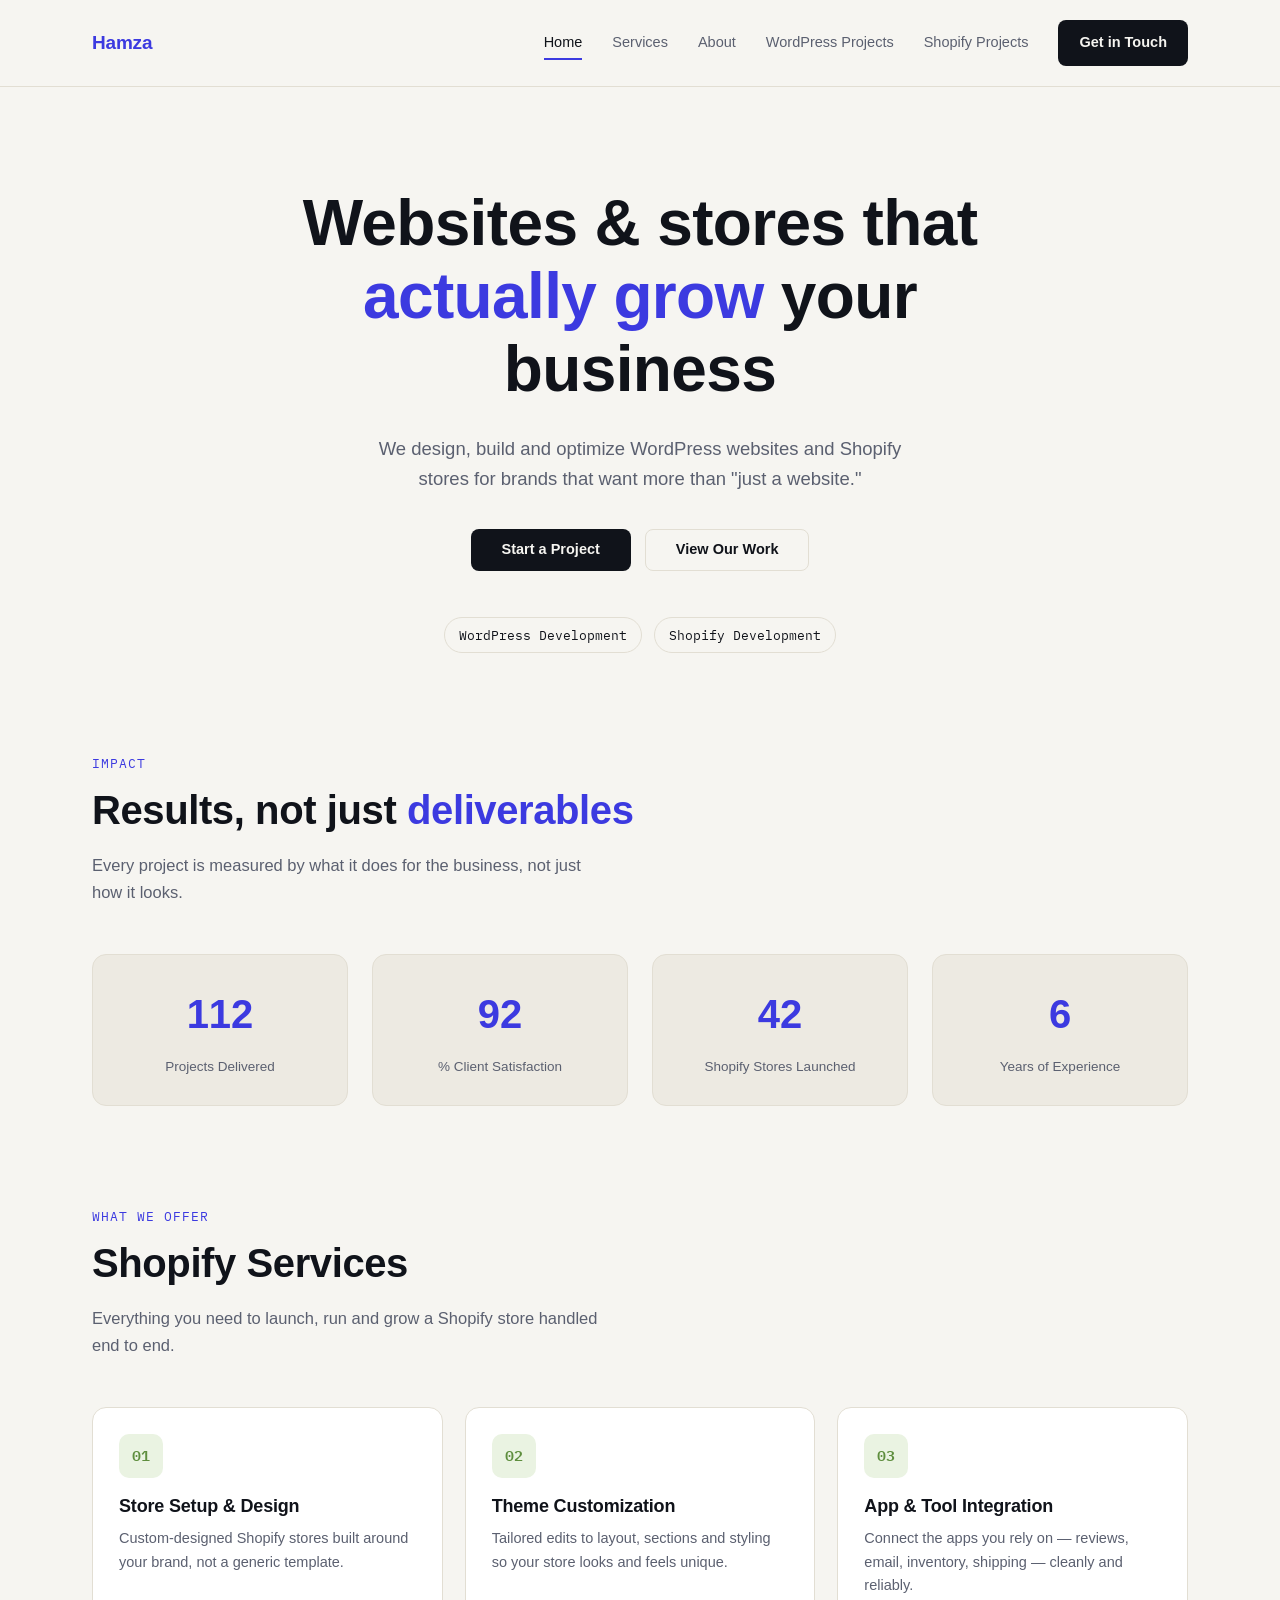
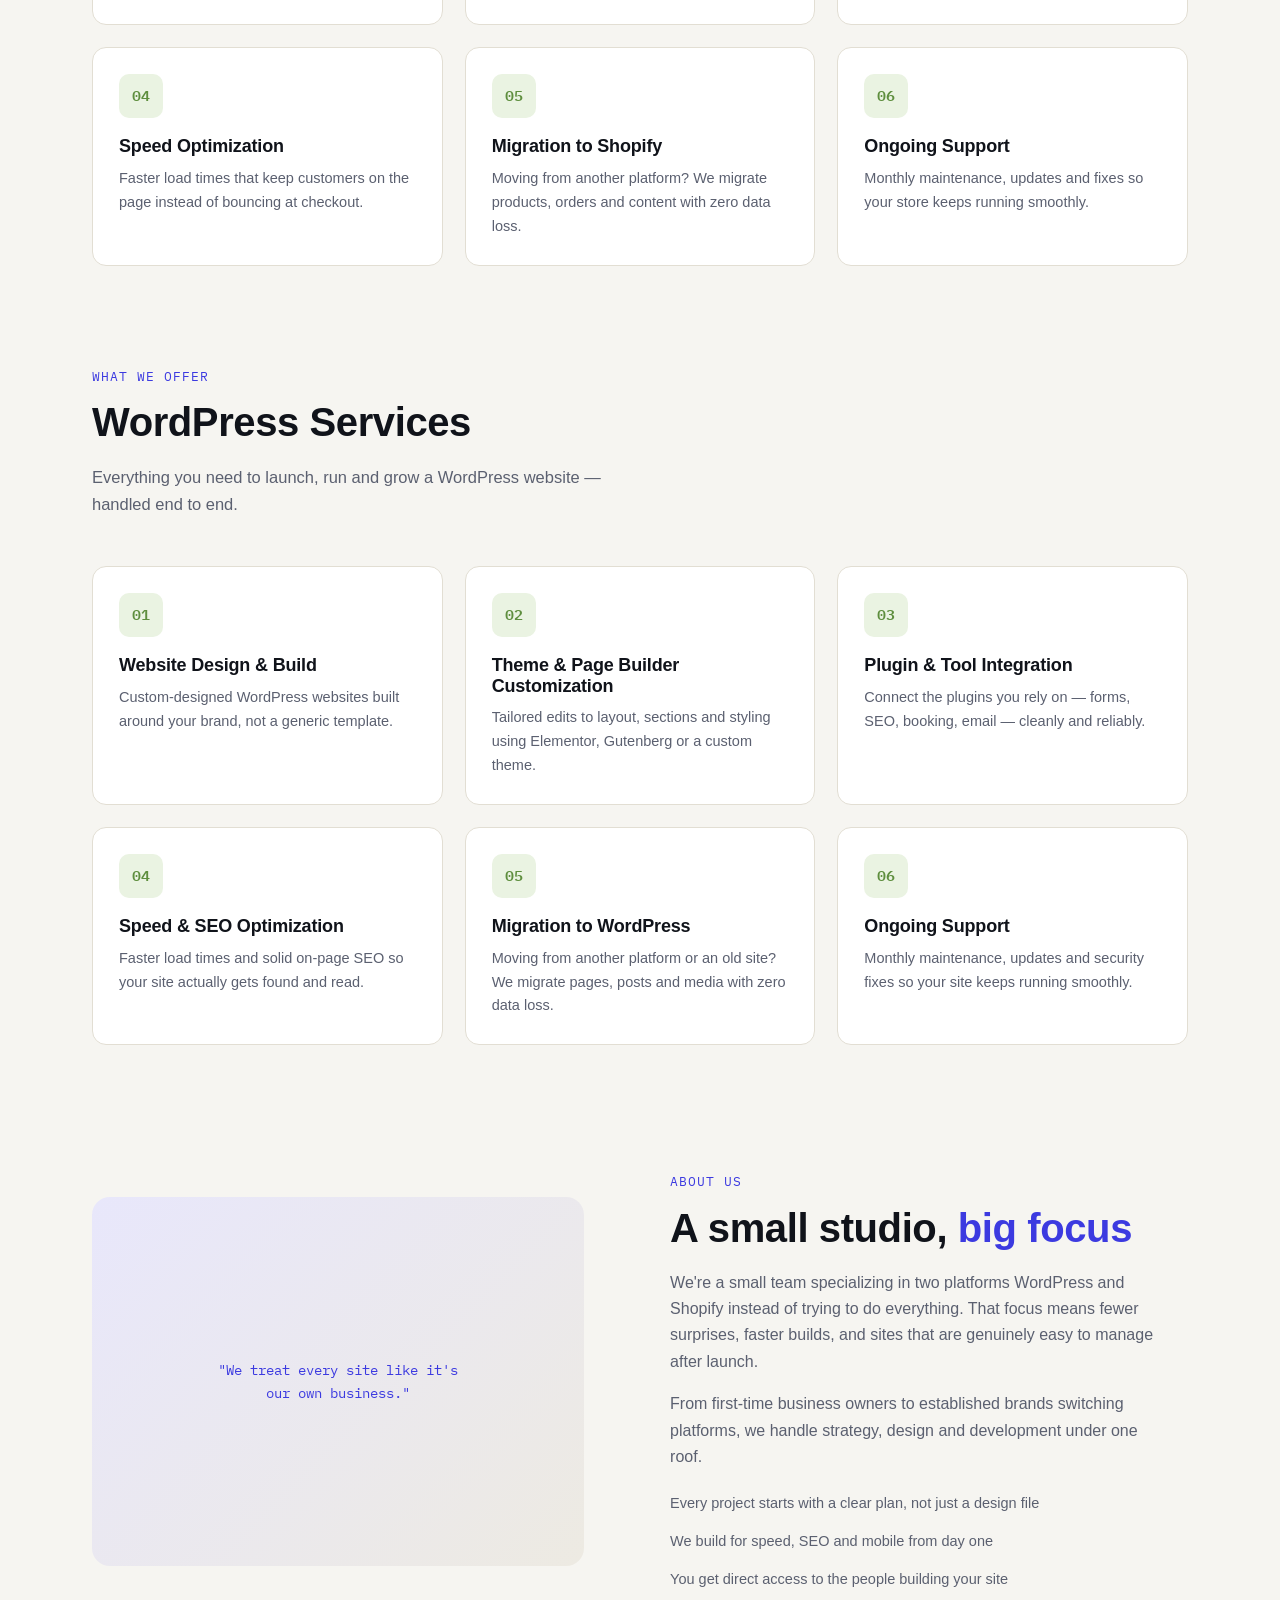
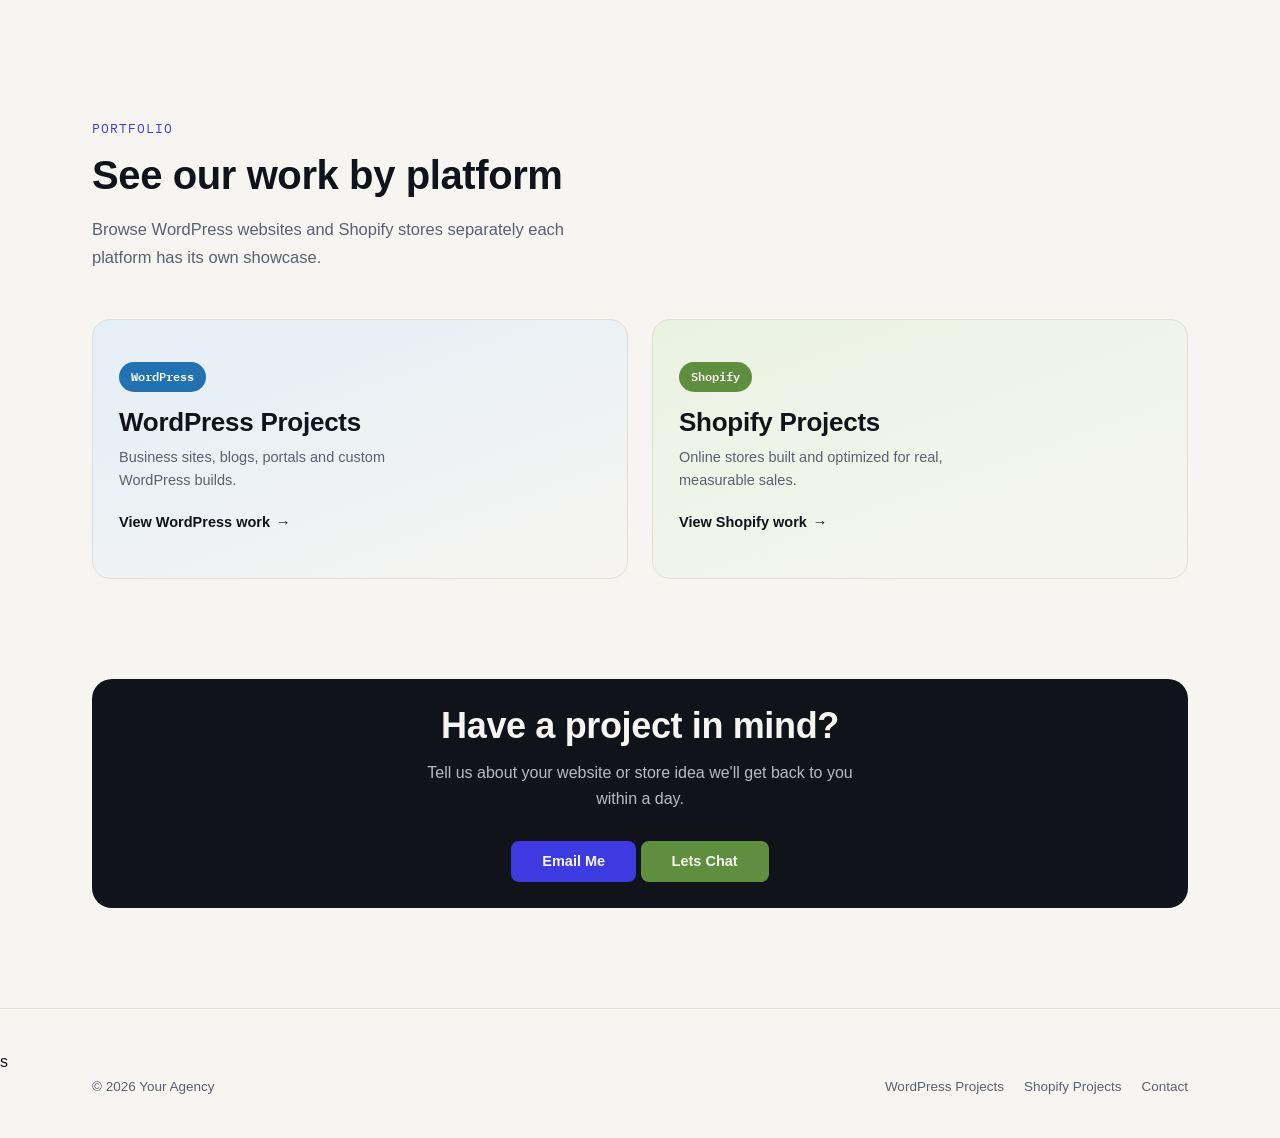
<file: index.html>
<!DOCTYPE html>
<html lang="en">

<head>
  <meta charset="UTF-8">
  <meta name="viewport" content="width=device-width, initial-scale=1.0">
  <title>Your Agency — WordPress &amp; Shopify Experts</title>
  <meta name="description" content="We design and build WordPress websites and Shopify stores that grow your business.">
  <link rel="stylesheet" href="style.css">
</head>

<body>

  <header class="site-nav">
    <div class="wrap">
      <a href="index.html" class="logo"><span>Hamza</span></a>
      <nav class="nav-links" id="navLinks">
        <a href="index.html" class="active">Home</a>
        <a href="services.html">Services</a>
        <a href="about.html">About</a>
        <a href="wordpress-projects.html">WordPress Projects</a>
        <a href="shopify-projects.html">Shopify Projects</a>
        <a href="#contact" class="btn btn-primary" style="padding:10px 20px;">Get in Touch</a>
      </nav>
      <button class="nav-toggle" id="navToggle" aria-label="Toggle menu">☰</button>
    </div>
  </header>

  <!-- HERO -->
  <section class="hero">
    <div class="wrap">
      <h1>Websites &amp; stores that <span class="hl">actually grow</span> your business</h1>
      <p class="lede">We design, build and optimize WordPress websites and Shopify stores for brands that want more than
        "just a website."</p>
      <div class="cta-row">
        <a href="#contact" class="btn btn-primary">Start a Project</a>
        <a href="index.html#portfolio" class="btn btn-ghost">View Our Work</a>
      </div>
      <div class="badges">
        <span class="plat-badge wp"> <a href="wordpress-projects.html"> WordPress Development</a></span>
        <span class="plat-badge shopify"><a href="shopify-projects.html"> Shopify Development</a></span>
      </div>
    </div>
  </section>


  <!-- IMPACT -->
  <section class="impact">
    <div class="wrap">
      <div class="eyebrow">impact</div>
      <h2 class="section-title">Results, not just <span style="color:var(--accent)">deliverables</span></h2>
      <p class="section-lede">Every project is measured by what it does for the business, not just how it looks.</p>
      <div class="impact-grid">
        <div class="impact-card reveal"><b data-count="120">0</b><span>Projects Delivered</span></div>
        <div class="impact-card reveal"><b data-count="98">0</b><span>% Client Satisfaction</span></div>
        <div class="impact-card reveal"><b data-count="45">0</b><span>Shopify Stores Launched</span></div>
        <div class="impact-card reveal"><b data-count="6">0</b><span>Years of Experience</span></div>
      </div>
    </div>
  </section>

  <!-- SHOPIFY SERVICES -->
  <section class="services" id="services">
    <div class="wrap">
      <div class="eyebrow">what we offer</div>
      <h2 class="section-title">Shopify Services</h2>
      <p class="section-lede">Everything you need to launch, run and grow a Shopify store handled end to end.</p>
      <div class="service-grid">
        <div class="service-card reveal">
          <div class="service-icon">01</div>
          <h3>Store Setup &amp; Design</h3>
          <p>Custom-designed Shopify stores built around your brand, not a generic template.</p>
        </div>
        <div class="service-card reveal">
          <div class="service-icon">02</div>
          <h3>Theme Customization</h3>
          <p>Tailored edits to layout, sections and styling so your store looks and feels unique.</p>
        </div>
        <div class="service-card reveal">
          <div class="service-icon">03</div>
          <h3>App &amp; Tool Integration</h3>
          <p>Connect the apps you rely on — reviews, email, inventory, shipping — cleanly and reliably.</p>
        </div>
        <div class="service-card reveal">
          <div class="service-icon">04</div>
          <h3>Speed Optimization</h3>
          <p>Faster load times that keep customers on the page instead of bouncing at checkout.</p>
        </div>
        <div class="service-card reveal">
          <div class="service-icon">05</div>
          <h3>Migration to Shopify</h3>
          <p>Moving from another platform? We migrate products, orders and content with zero data loss.</p>
        </div>
        <div class="service-card reveal">
          <div class="service-icon">06</div>
          <h3>Ongoing Support</h3>
          <p>Monthly maintenance, updates and fixes so your store keeps running smoothly.</p>
        </div>
      </div>
    </div>
  </section>


  <!-- WORDPRESS SERVICES -->
  <section class="services wp-services" id="wp-services">
    <div class="wrap">
      <div class="eyebrow">what we offer</div>
      <h2 class="section-title">WordPress Services</h2>
      <p class="section-lede">Everything you need to launch, run and grow a WordPress website — handled end to end.</p>
      <div class="service-grid">
        <div class="service-card wp-card reveal">
          <div class="service-icon">01</div>
          <h3>Website Design &amp; Build</h3>
          <p>Custom-designed WordPress websites built around your brand, not a generic template.</p>
        </div>
        <div class="service-card wp-card reveal">
          <div class="service-icon">02</div>
          <h3>Theme &amp; Page Builder Customization</h3>
          <p>Tailored edits to layout, sections and styling using Elementor, Gutenberg or a custom theme.</p>
        </div>
        <div class="service-card wp-card reveal">
          <div class="service-icon">03</div>
          <h3>Plugin &amp; Tool Integration</h3>
          <p>Connect the plugins you rely on — forms, SEO, booking, email — cleanly and reliably.</p>
        </div>
        <div class="service-card wp-card reveal">
          <div class="service-icon">04</div>
          <h3>Speed &amp; SEO Optimization</h3>
          <p>Faster load times and solid on-page SEO so your site actually gets found and read.</p>
        </div>
        <div class="service-card wp-card reveal">
          <div class="service-icon">05</div>
          <h3>Migration to WordPress</h3>
          <p>Moving from another platform or an old site? We migrate pages, posts and media with zero data loss.</p>
        </div>
        <div class="service-card wp-card reveal">
          <div class="service-icon">06</div>
          <h3>Ongoing Support</h3>
          <p>Monthly maintenance, updates and security fixes so your site keeps running smoothly.</p>
        </div>
      </div>
    </div>
  </section>

  <!-- ABOUT -->
  <section class="about" id="about">
    <div class="wrap">
      <div class="about-visual reveal">
        "We treat every site like it's<br>our own business."
      </div>
      <div class="about-copy reveal">
        <div class="eyebrow">about us</div>
        <h2 class="section-title">A small studio, <span style="color:var(--accent)">big focus</span></h2>
        <p>We're a small team specializing in two platforms WordPress and Shopify instead of trying to do everything.
          That focus means fewer surprises, faster builds, and sites that are genuinely easy to manage after launch.</p>
        <p>From first-time business owners to established brands switching platforms, we handle strategy, design and
          development under one roof.</p>
        <ul class="value-list">
          <li>Every project starts with a clear plan, not just a design file</li>
          <li>We build for speed, SEO and mobile from day one</li>
          <li>You get direct access to the people building your site</li>
        </ul>
      </div>
    </div>
  </section>

  <!-- PORTFOLIO -->
  <section class="portfolio" id="portfolio">
    <div class="wrap">
      <div class="eyebrow">portfolio</div>
      <h2 class="section-title">See our work by platform</h2>
      <p class="section-lede">Browse WordPress websites and Shopify stores separately each platform has its own
        showcase.</p>
      <div class="portfolio-split">
        <a href="wordpress-projects.html" class="split-tile wp-tile reveal">
          <span class="tile-tag">WordPress</span>
          <h3>WordPress Projects</h3>
          <p>Business sites, blogs, portals and custom WordPress builds.</p>
          <span class="tile-link">View WordPress work <span class="arrow">→</span></span>
        </a>
        <a href="shopify-projects.html" class="split-tile shopify-tile reveal">
          <span class="tile-tag">Shopify</span>
          <h3>Shopify Projects</h3>
          <p>Online stores built and optimized for real, measurable sales.</p>
          <span class="tile-link">View Shopify work <span class="arrow">→</span></span>
        </a>
      </div>
    </div>
  </section>

  <!-- CTA / CONTACT -->
  <section class="contact-cta" id="contact">
    <div class="wrap">
      <div class="cta-banner reveal">
        <h2>Have a project in mind?</h2>
        <p>Tell us about your website or store idea we'll get back to you within a day.</p>
        <a href="mailto:hamza.dev484@gmail.com" class="btn btn-primary">
          Email Me
        </a>
        <a href="https://wa.me/923289880708?text=Hi%2C%20I%20would%20like%20to%20discuss%20a%20project%20with%20you."
          class="btn btn-1">
          Lets Chat
        </a>
      </div>
    </div>
  </section>

  <footer>s
    <div class="wrap">
      <span>© <span id="year"></span> Your Agency</span>
      <div class="foot-links">
        <a href="wordpress-projects.html">WordPress Projects</a>
        <a href="shopify-projects.html">Shopify Projects</a>
        <a href="mailto:hello@youragency.com">Contact</a>
      </div>
    </div>
  </footer>

  <script src="script.js"></script>
</body>

</html>
</file>
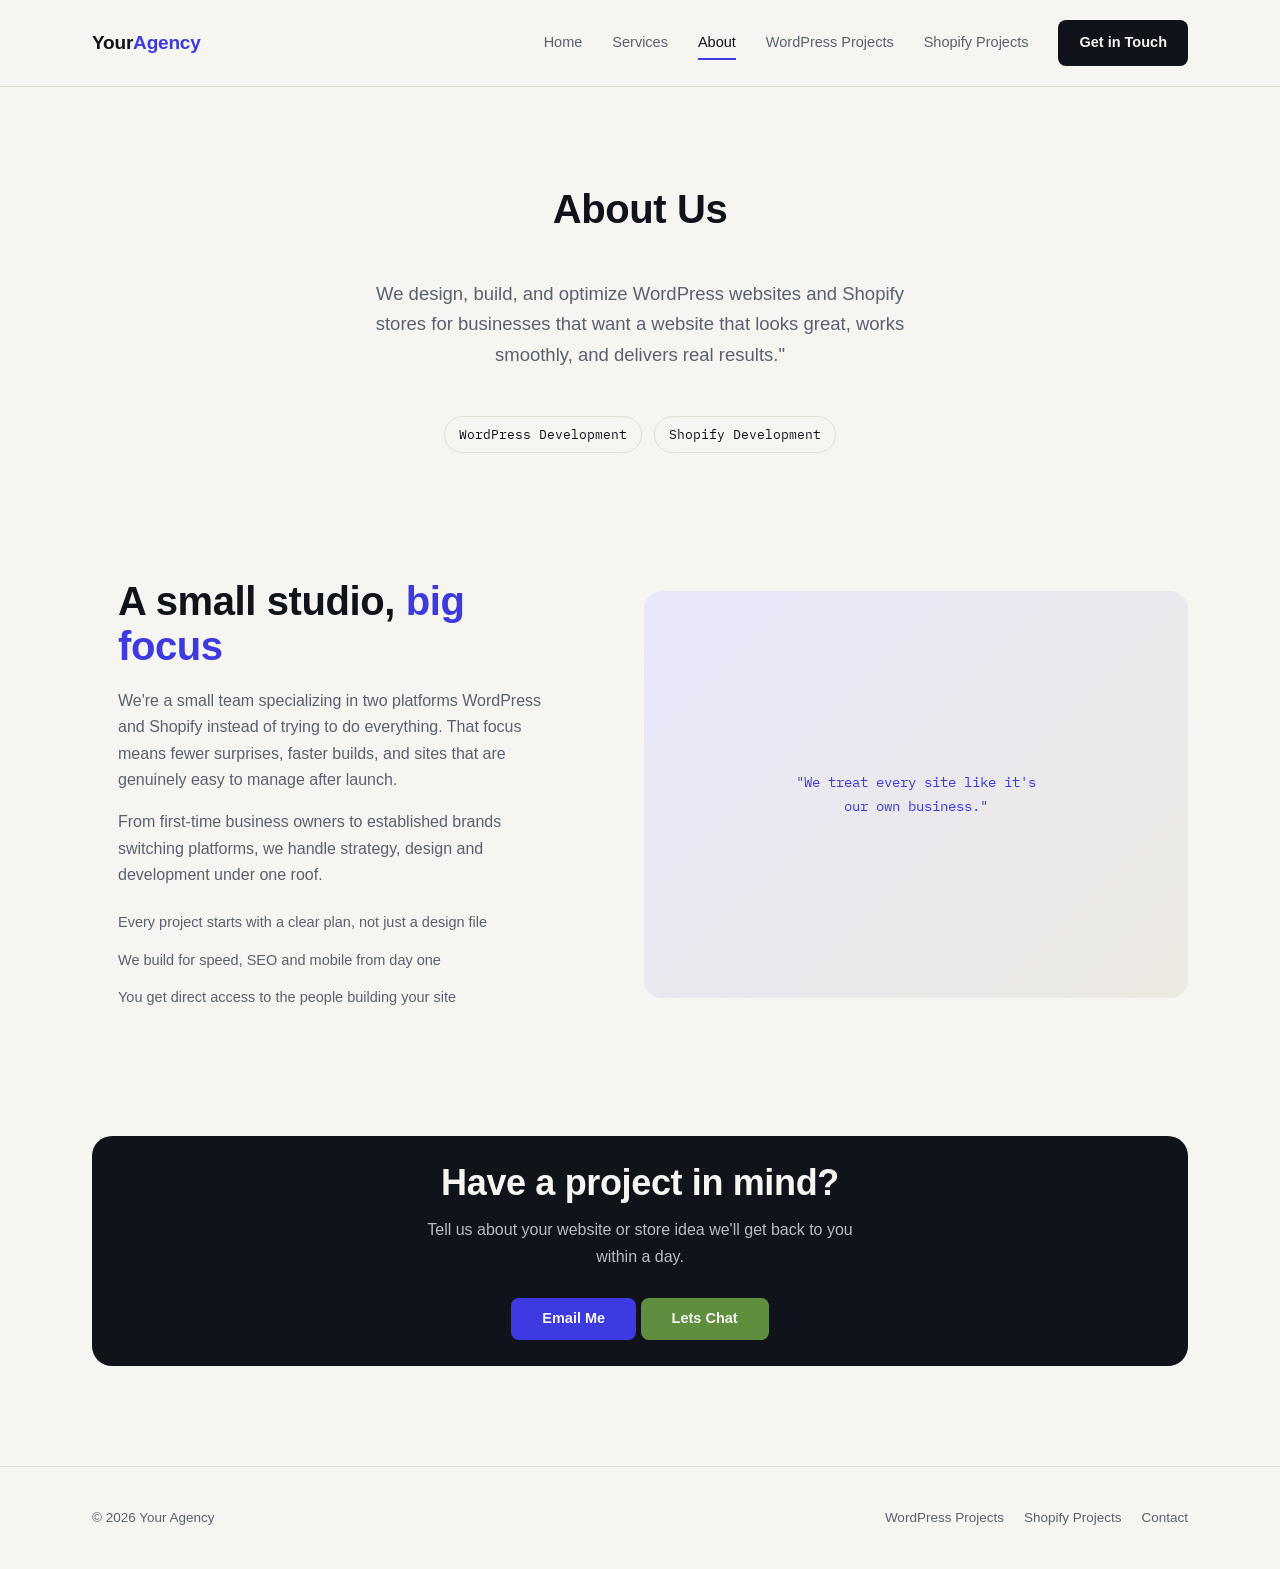
<file: about.html>
<!DOCTYPE html>
<html lang="en">
<head>
<meta charset="UTF-8">
<meta name="viewport" content="width=device-width, initial-scale=1.0">
<title>Your Agency — WordPress &amp; Shopify Experts</title>
<meta name="description" content="We design and build WordPress websites and Shopify stores that grow your business.">
<link rel="stylesheet" href="style.css">
</head>
<body>

<header class="site-nav">
  <div class="wrap">
    <a href="index.html" class="logo">Your<span>Agency</span></a>
    <nav class="nav-links" id="navLinks">
      <a href="index.html">Home</a>
      <a href="services.html">Services</a>
      <a href="about.html" class="active">About</a>
      <a href="wordpress-projects.html">WordPress Projects</a>
      <a href="shopify-projects.html">Shopify Projects</a>
      <a href="#contact" class="btn btn-primary" style="padding:10px 20px;">Get in Touch</a>
    </nav>
    <button class="nav-toggle" id="navToggle" aria-label="Toggle menu">☰</button>
  </div>
</header>

<section class="hero">
  <div class="wrap">
    <h2 class="section-title">About Us </h2>
    <p class="lede">We design, build, and optimize WordPress websites and Shopify stores for businesses that want a website that looks great, works smoothly, and delivers real results."</p>
    <div class="badges">
      <span class="plat-badge wp"> <a href="wordpress-projects.html"> WordPress Development</a></span>
      <span class="plat-badge shopify"><a href="shopify-projects.html"> Shopify Development</a></span>
    </div>
  </div>
</section>
<!-- ABOUT -->
<section class="about" id="about">
  <div class="wrap">
    <div class="about-copy reveal">
      <h2 class="section-title">A small studio, <span style="color:var(--accent)">big focus</span></h2>
      <p>We're a small team specializing in two platforms WordPress and Shopify instead of trying to do everything. That focus means fewer surprises, faster builds, and sites that are genuinely easy to manage after launch.</p>
      <p>From first-time business owners to established brands switching platforms, we handle strategy, design and development under one roof.</p>
      <ul class="value-list">
        <li>Every project starts with a clear plan, not just a design file</li>
        <li>We build for speed, SEO and mobile from day one</li>
        <li>You get direct access to the people building your site</li>
      </ul>
    </div>
    <div class="about-visual reveal">
      "We treat every site like it's<br>our own business."
    </div>
  </div>
</section>

<!-- CTA / CONTACT -->
  <section class="contact-cta" id="contact">
    <div class="wrap">
      <div class="cta-banner reveal">
        <h2>Have a project in mind?</h2>
        <p>Tell us about your website or store idea we'll get back to you within a day.</p>
         <a href="mailto:hamza.dev484@gmail.com" class="btn btn-primary">
          Email Me
        </a>
        <a href="https://wa.me/923289880708?text=Hi%2C%20I%20would%20like%20to%20discuss%20a%20project%20with%20you."
          class="btn btn-1">
          Lets Chat
        </a>
      </div>
    </div>
  </section>

<footer>
  <div class="wrap">
    <span>© <span id="year"></span> Your Agency</span>
    <div class="foot-links">
      <a href="wordpress-projects.html">WordPress Projects</a>
      <a href="shopify-projects.html">Shopify Projects</a>
      <a href="mailto:hello@youragency.com">Contact</a>
    </div>
  </div>
</footer>

<script src="script.js"></script>
</body>
</html>
</file>
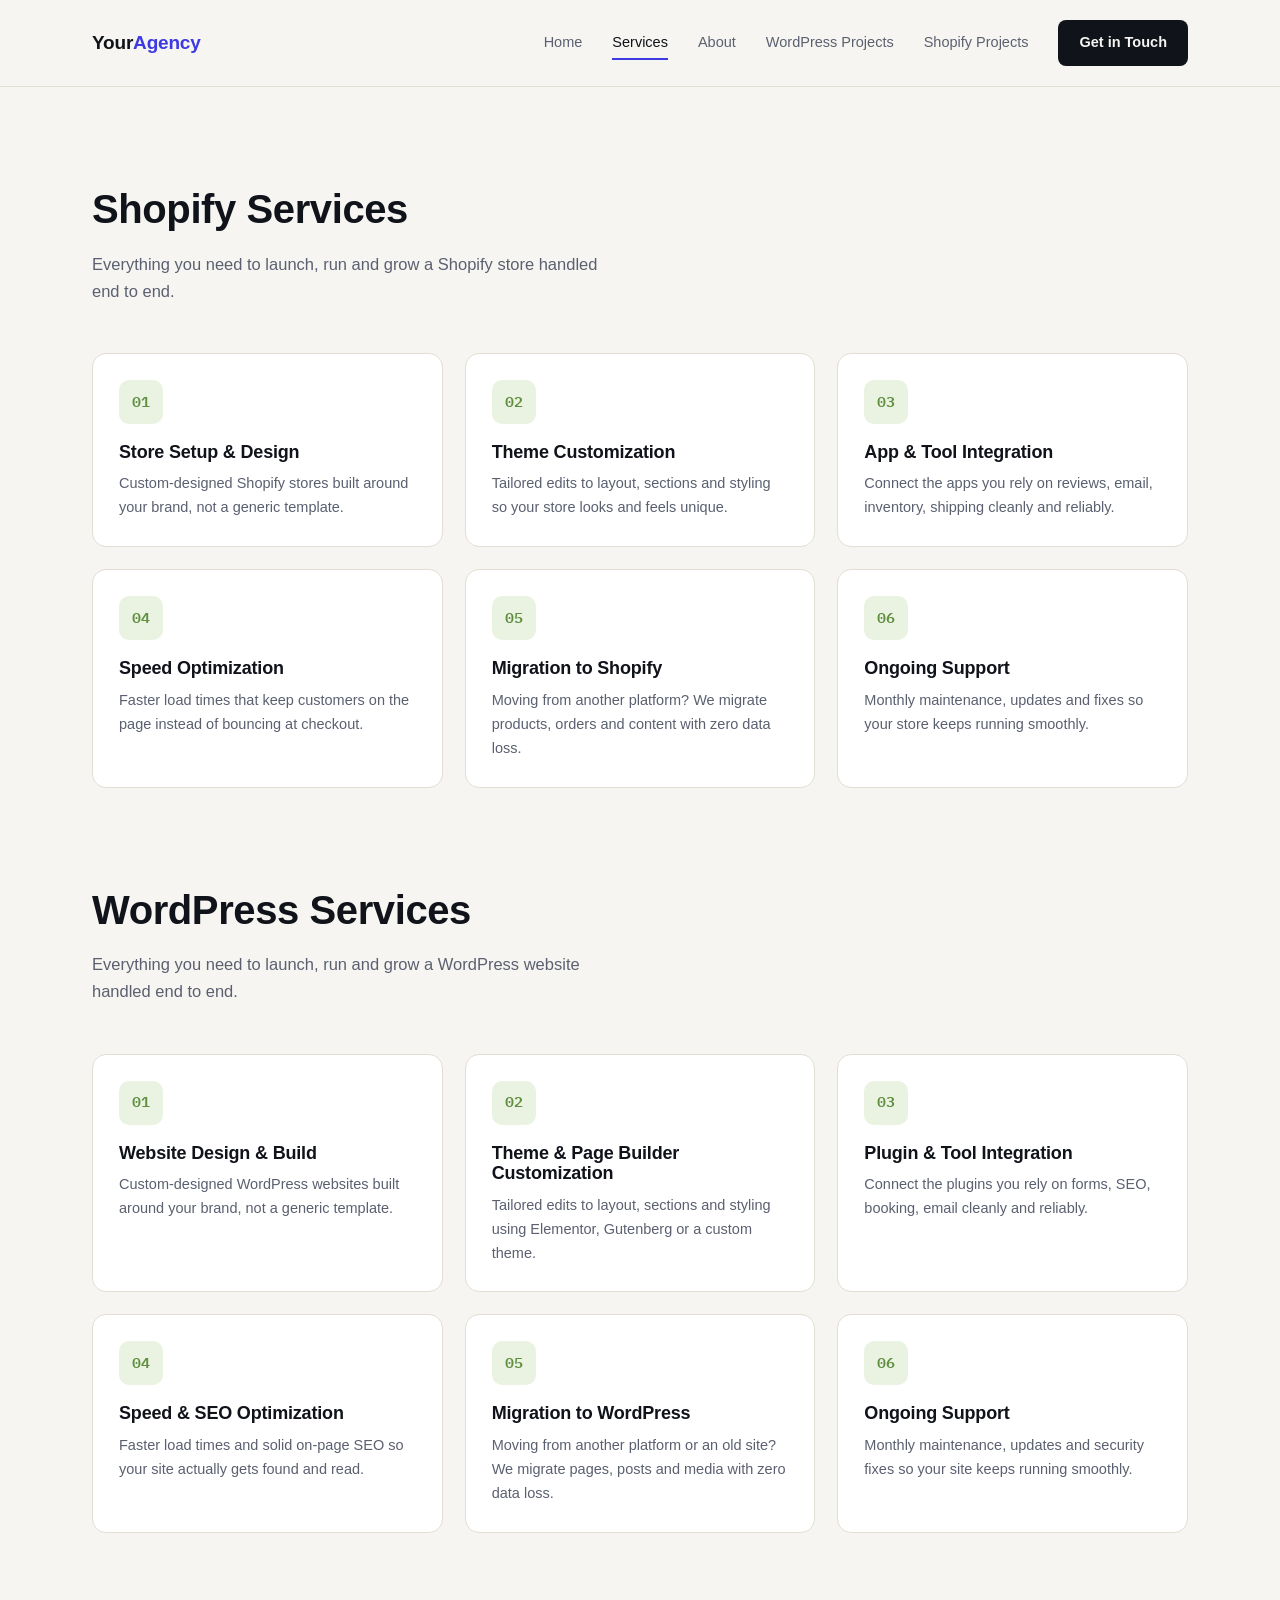
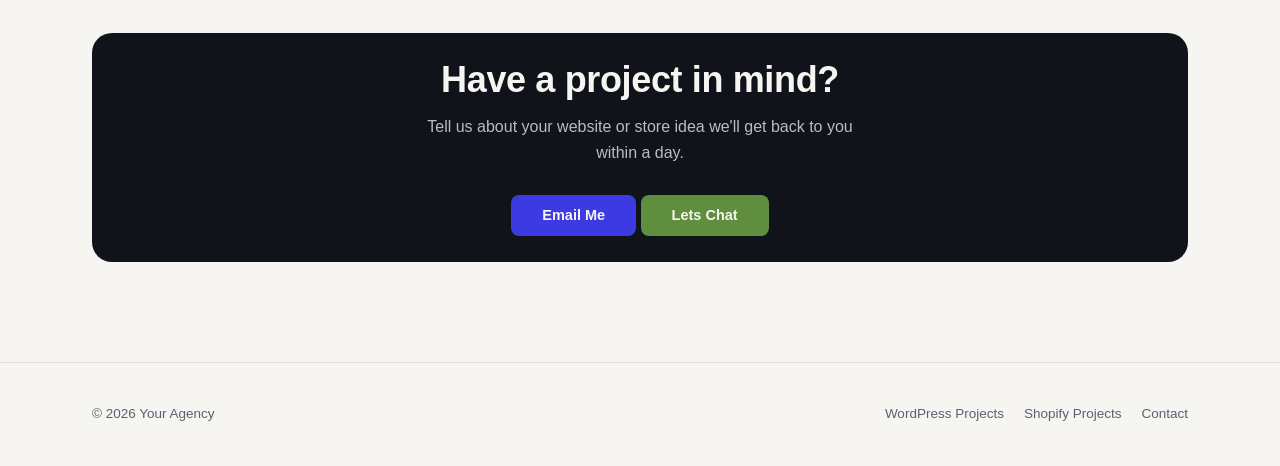
<file: services.html>
<!DOCTYPE html>
<html lang="en">
<head>
    <meta charset="UTF-8">
    <meta name="viewport" content="width=device-width, initial-scale=1.0">
    <title>Services</title>
    <link rel="stylesheet" href="style.css">
</head>
<body>
   <header class="site-nav">
  <div class="wrap">
    <a href="index.html" class="logo">Your<span>Agency</span></a>
    <nav class="nav-links" id="navLinks">
      <a href="index.html" >Home</a>
      <a href="services.html" class="active">Services</a>
      <a href="about.html">About</a>
      <a href="wordpress-projects.html">WordPress Projects</a>
      <a href="shopify-projects.html">Shopify Projects</a>
      <a href="#contact" class="btn btn-primary" style="padding:10px 20px;">Get in Touch</a>
    </nav>
    <button class="nav-toggle" id="navToggle" aria-label="Toggle menu">☰</button>
  </div>
</header>

<!-- SHOPIFY SERVICES -->
<section class="services" id="services">
  <div class="wrap">
    <h2 class="section-title">Shopify Services</h2>
    <p class="section-lede">Everything you need to launch, run and grow a Shopify store handled end to end.</p>
    <div class="service-grid">
      <div class="service-card reveal">
        <div class="service-icon">01</div>
        <h3>Store Setup &amp; Design</h3>
        <p>Custom-designed Shopify stores built around your brand, not a generic template.</p>
      </div>
      <div class="service-card reveal">
        <div class="service-icon">02</div>
        <h3>Theme Customization</h3>
        <p>Tailored edits to layout, sections and styling so your store looks and feels unique.</p>
      </div>
      <div class="service-card reveal">
        <div class="service-icon">03</div>
        <h3>App &amp; Tool Integration</h3>
        <p>Connect the apps you rely on reviews, email, inventory, shipping cleanly and reliably.</p>
      </div>
      <div class="service-card reveal">
        <div class="service-icon">04</div>
        <h3>Speed Optimization</h3>
        <p>Faster load times that keep customers on the page instead of bouncing at checkout.</p>
      </div>
      <div class="service-card reveal">
        <div class="service-icon">05</div>
        <h3>Migration to Shopify</h3>
        <p>Moving from another platform? We migrate products, orders and content with zero data loss.</p>
      </div>
      <div class="service-card reveal">
        <div class="service-icon">06</div>
        <h3>Ongoing Support</h3>
        <p>Monthly maintenance, updates and fixes so your store keeps running smoothly.</p>
      </div>
    </div>
  </div>
</section>


<!-- WORDPRESS SERVICES -->
<section class="services wp-services" id="wp-services">
  <div class="wrap">
    <h2 class="section-title">WordPress Services</h2>
    <p class="section-lede">Everything you need to launch, run and grow a WordPress website handled end to end.</p>
    <div class="service-grid">
      <div class="service-card wp-card reveal">
        <div class="service-icon">01</div>
        <h3>Website Design &amp; Build</h3>
        <p>Custom-designed WordPress websites built around your brand, not a generic template.</p>
      </div>
      <div class="service-card wp-card reveal">
        <div class="service-icon">02</div>
        <h3>Theme &amp; Page Builder Customization</h3>
        <p>Tailored edits to layout, sections and styling using Elementor, Gutenberg or a custom theme.</p>
      </div>
      <div class="service-card wp-card reveal">
        <div class="service-icon">03</div>
        <h3>Plugin &amp; Tool Integration</h3>
        <p>Connect the plugins you rely on forms, SEO, booking, email cleanly and reliably.</p>
      </div>
      <div class="service-card wp-card reveal">
        <div class="service-icon">04</div>
        <h3>Speed &amp; SEO Optimization</h3>
        <p>Faster load times and solid on-page SEO so your site actually gets found and read.</p>
      </div>
      <div class="service-card wp-card reveal">
        <div class="service-icon">05</div>
        <h3>Migration to WordPress</h3>
        <p>Moving from another platform or an old site? We migrate pages, posts and media with zero data loss.</p>
      </div>
      <div class="service-card wp-card reveal">
        <div class="service-icon">06</div>
        <h3>Ongoing Support</h3>
        <p>Monthly maintenance, updates and security fixes so your site keeps running smoothly.</p>
      </div>
    </div>
  </div>
</section>

<!-- CTA / CONTACT -->
  <section class="contact-cta" id="contact">
    <div class="wrap">
      <div class="cta-banner reveal">
        <h2>Have a project in mind?</h2>
        <p>Tell us about your website or store idea we'll get back to you within a day.</p>
         <a href="mailto:hamza.dev484@gmail.com" class="btn btn-primary">
          Email Me
        </a>
        <a href="https://wa.me/923289880708?text=Hi%2C%20I%20would%20like%20to%20discuss%20a%20project%20with%20you."
          class="btn btn-1">
          Lets Chat
        </a>
      </div>
    </div>
  </section>

<footer>
  <div class="wrap">
    <span>© <span id="year"></span> Your Agency</span>
    <div class="foot-links">
      <a href="wordpress-projects.html">WordPress Projects</a>
      <a href="shopify-projects.html">Shopify Projects</a>
      <a href="mailto:hello@youragency.com">Contact</a>
    </div>
  </div>
</footer>



<script src="script.js"></script>
</body>
</html>
</file>
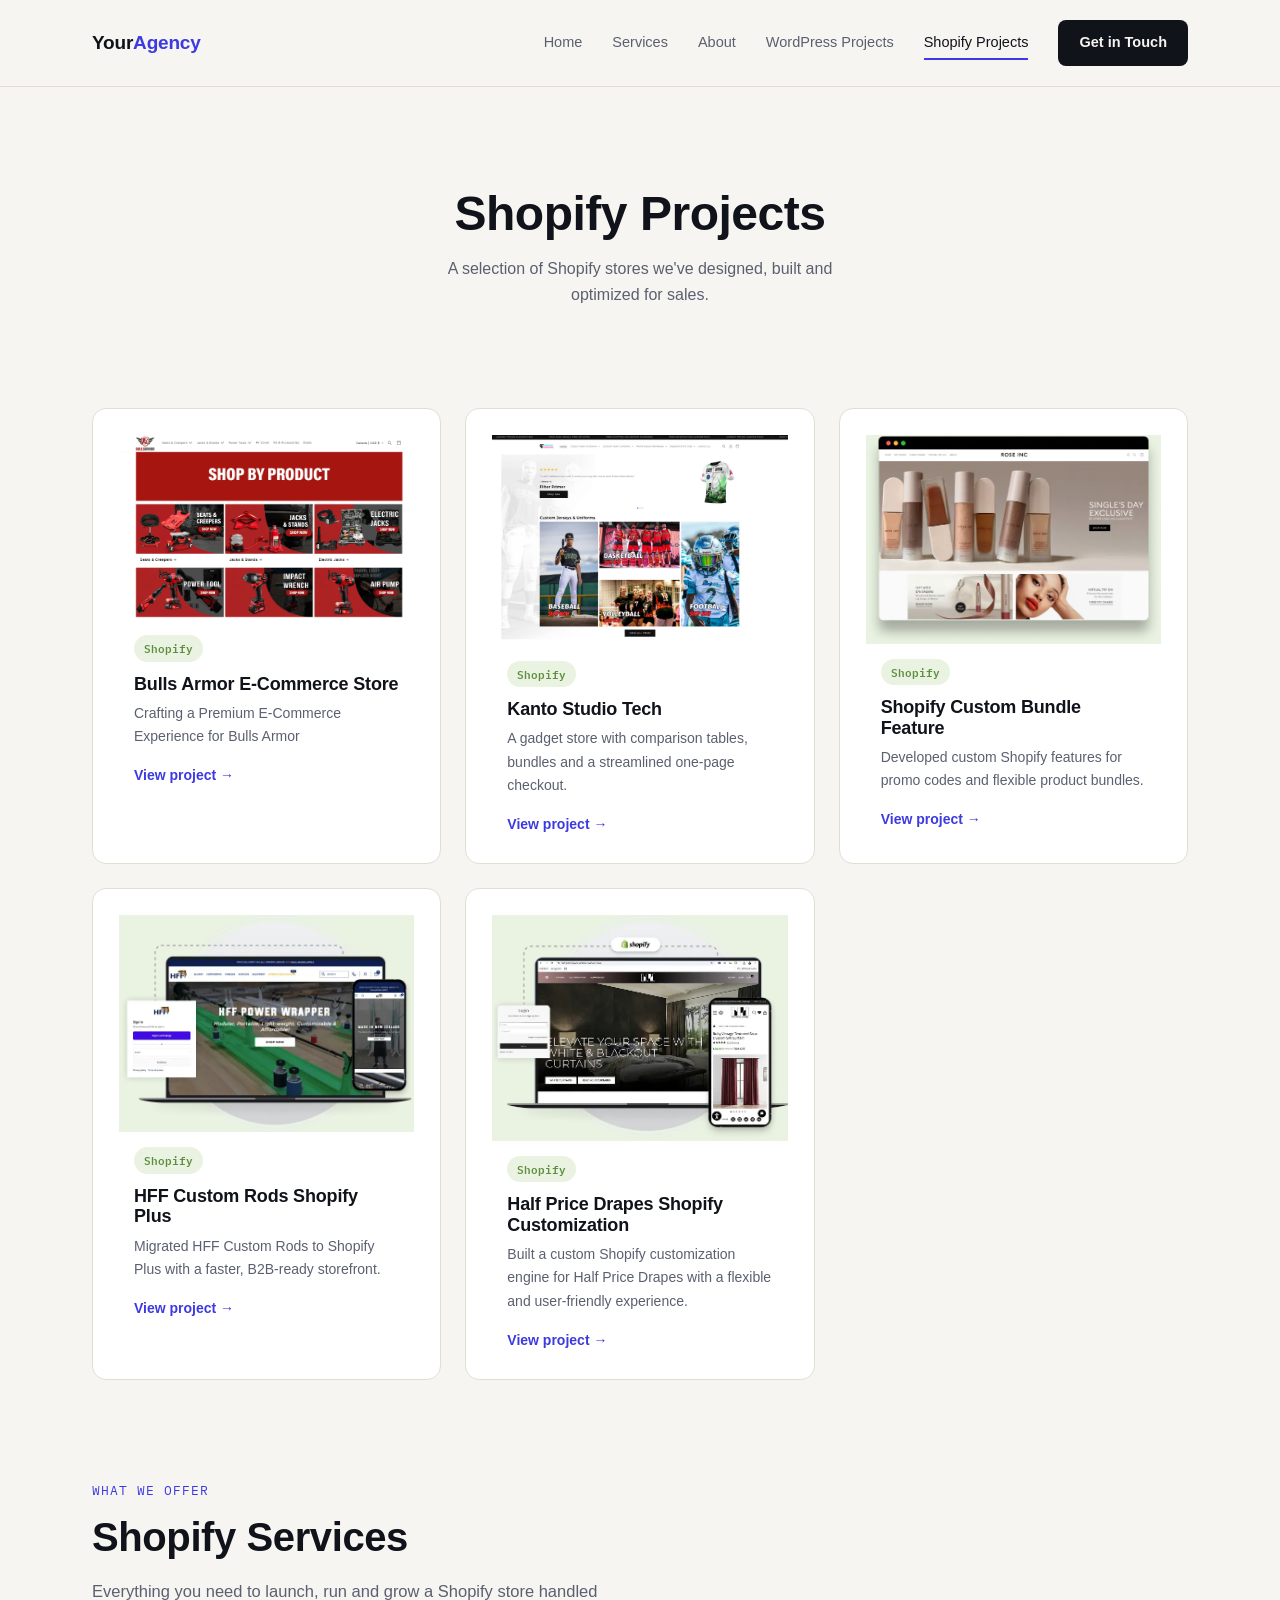
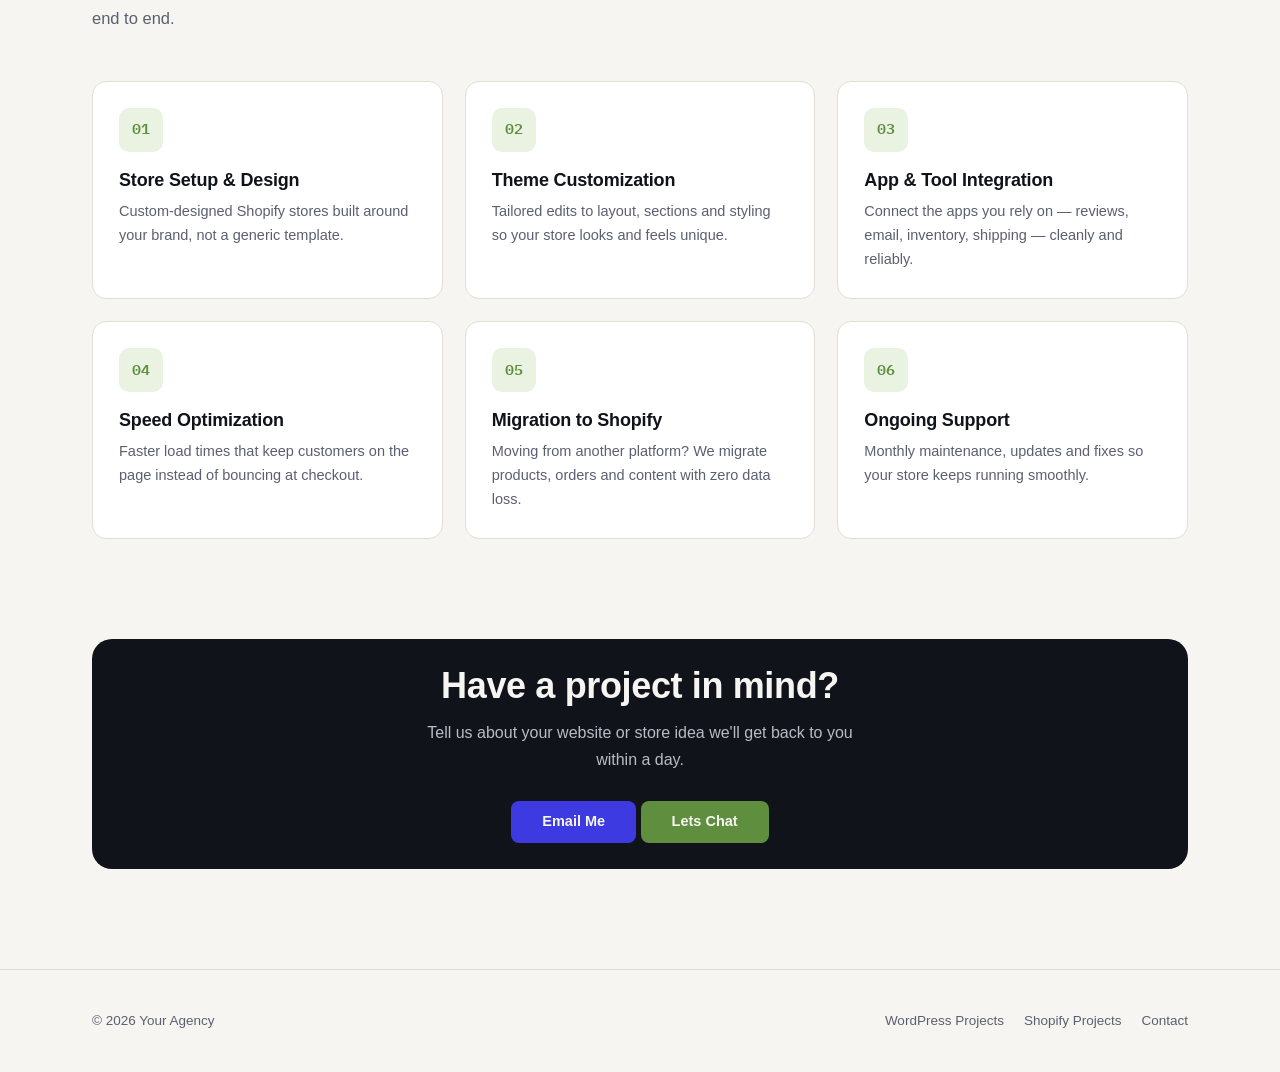
<file: shopify-projects.html>
<!DOCTYPE html>
<html lang="en">
<head>
<meta charset="UTF-8">
<meta name="viewport" content="width=device-width, initial-scale=1.0">
<title>Shopify Projects Your Agency</title>
<meta name="description" content="A showcase of Shopify stores we've designed and built.">
<link rel="stylesheet" href="style.css">
</head>
<body>

<header class="site-nav">
  <div class="wrap">
    <a href="index.html" class="logo">Your<span>Agency</span></a>
    <nav class="nav-links" id="navLinks">
      <a href="index.html">Home</a>
      <a href="services.html">Services</a>
      <a href="about.html">About</a>
      <a href="wordpress-projects.html">WordPress Projects</a>
      <a href="shopify-projects.html" class="active">Shopify Projects</a>
      <a href="index.html#contact" class="btn btn-primary" style="padding:10px 20px;">Get in Touch</a>
    </nav>
    <button class="nav-toggle" id="navToggle" aria-label="Toggle menu">☰</button>
  </div>
</header>

<section class="page-hero">
  <div class="wrap">
    <h1>Shopify Projects</h1>
    <p>A selection of Shopify stores we've designed, built and optimized for sales.</p>
  </div>
</section>

<section class="tight">
  <div class="wrap">
    <div class="project-grid">

      <div class="project-card reveal">
        <div class="project-thumb shopify"><img src="Shopifyloop-bullsarmor-3.png" alt=""></div>
        <div class="project-info">
          <span class="p-tag shopify">Shopify</span>
          <h3>Bulls Armor E-Commerce Store</h3>
          <p>Crafting a Premium E-Commerce Experience for Bulls Armor</p>
          <a href="#">View project →</a>
        </div>
      </div>

      <div class="project-card reveal">
        <div class="project-thumb shopify"><img src="Portfoilo.png" alt=""></div>
        <div class="project-info">
          <span class="p-tag shopify">Shopify</span>
          <h3>Kanto Studio Tech</h3>
          <p>A gadget store with comparison tables, bundles and a streamlined one-page checkout.</p>
          <a href="#">View project →</a>
        </div>
      </div>

      <div class="project-card reveal">
        <div class="project-thumb shopify"><img src="rose-inc-top-banner-img-grid.webp" alt=""></div>
        <div class="project-info">
          <span class="p-tag shopify">Shopify</span>
          <h3>Shopify Custom Bundle Feature</h3>
          <p>Developed custom Shopify features for promo codes and flexible product bundles.</p>
          <a href="#">View project →</a>
        </div>
      </div>

      <div class="project-card reveal">
        <div class="project-thumb shopify"><img src="Migrating-HFF-Custom-Rods-to-Shopify-Plus-for-a-Faster-B2B-Ready-Storefront.webp" alt=""></div>
        <div class="project-info">
          <span class="p-tag shopify">Shopify</span>
          <h3>HFF Custom Rods Shopify Plus</h3>
          <p>Migrated HFF Custom Rods to Shopify Plus with a faster, B2B-ready storefront.</p>
          <a href="#">View project →</a>
        </div>
      </div>

      <div class="project-card reveal">
        <div class="project-thumb shopify"><img src="half-price-top-banner-img.webp" alt=""></div>
        <div class="project-info">
          <span class="p-tag shopify">Shopify</span>
          <h3>Half Price Drapes Shopify Customization</h3>
          <p>Built a custom Shopify customization engine for Half Price Drapes with a flexible and user-friendly experience.</p>
          <a href="#">View project →</a>
        </div>
      </div>

    </div>
  </div>
</section>


<!-- SHOPIFY SERVICES -->
<section class="services" id="services">
  <div class="wrap">
    <div class="eyebrow">what we offer</div>
    <h2 class="section-title">Shopify Services</h2>
    <p class="section-lede">Everything you need to launch, run and grow a Shopify store handled end to end.</p>
    <div class="service-grid">
      <div class="service-card reveal">
        <div class="service-icon">01</div>
        <h3>Store Setup &amp; Design</h3>
        <p>Custom-designed Shopify stores built around your brand, not a generic template.</p>
      </div>
      <div class="service-card reveal">
        <div class="service-icon">02</div>
        <h3>Theme Customization</h3>
        <p>Tailored edits to layout, sections and styling so your store looks and feels unique.</p>
      </div>
      <div class="service-card reveal">
        <div class="service-icon">03</div>
        <h3>App &amp; Tool Integration</h3>
        <p>Connect the apps you rely on — reviews, email, inventory, shipping — cleanly and reliably.</p>
      </div>
      <div class="service-card reveal">
        <div class="service-icon">04</div>
        <h3>Speed Optimization</h3>
        <p>Faster load times that keep customers on the page instead of bouncing at checkout.</p>
      </div>
      <div class="service-card reveal">
        <div class="service-icon">05</div>
        <h3>Migration to Shopify</h3>
        <p>Moving from another platform? We migrate products, orders and content with zero data loss.</p>
      </div>
      <div class="service-card reveal">
        <div class="service-icon">06</div>
        <h3>Ongoing Support</h3>
        <p>Monthly maintenance, updates and fixes so your store keeps running smoothly.</p>
      </div>
    </div>
  </div>
</section>


<!-- CTA / CONTACT -->
  <section class="contact-cta" id="contact">
    <div class="wrap">
      <div class="cta-banner reveal">
        <h2>Have a project in mind?</h2>
        <p>Tell us about your website or store idea we'll get back to you within a day.</p>
         <a href="mailto:hamza.dev484@gmail.com" class="btn btn-primary">
          Email Me
        </a>
        <a href="https://wa.me/923289880708?text=Hi%2C%20I%20would%20like%20to%20discuss%20a%20project%20with%20you."
          class="btn btn-1">
          Lets Chat
        </a>
      </div>
    </div>
  </section>

<footer>
  <div class="wrap">
    <span>© <span id="year"></span> Your Agency</span>
    <div class="foot-links">
      <a href="wordpress-projects.html">WordPress Projects</a>
      <a href="shopify-projects.html">Shopify Projects</a>
      <a href="mailto:hello@youragency.com">Contact</a>
    </div>
  </div>
</footer>

<script src="script.js"></script>
</body>
</html>
</file>
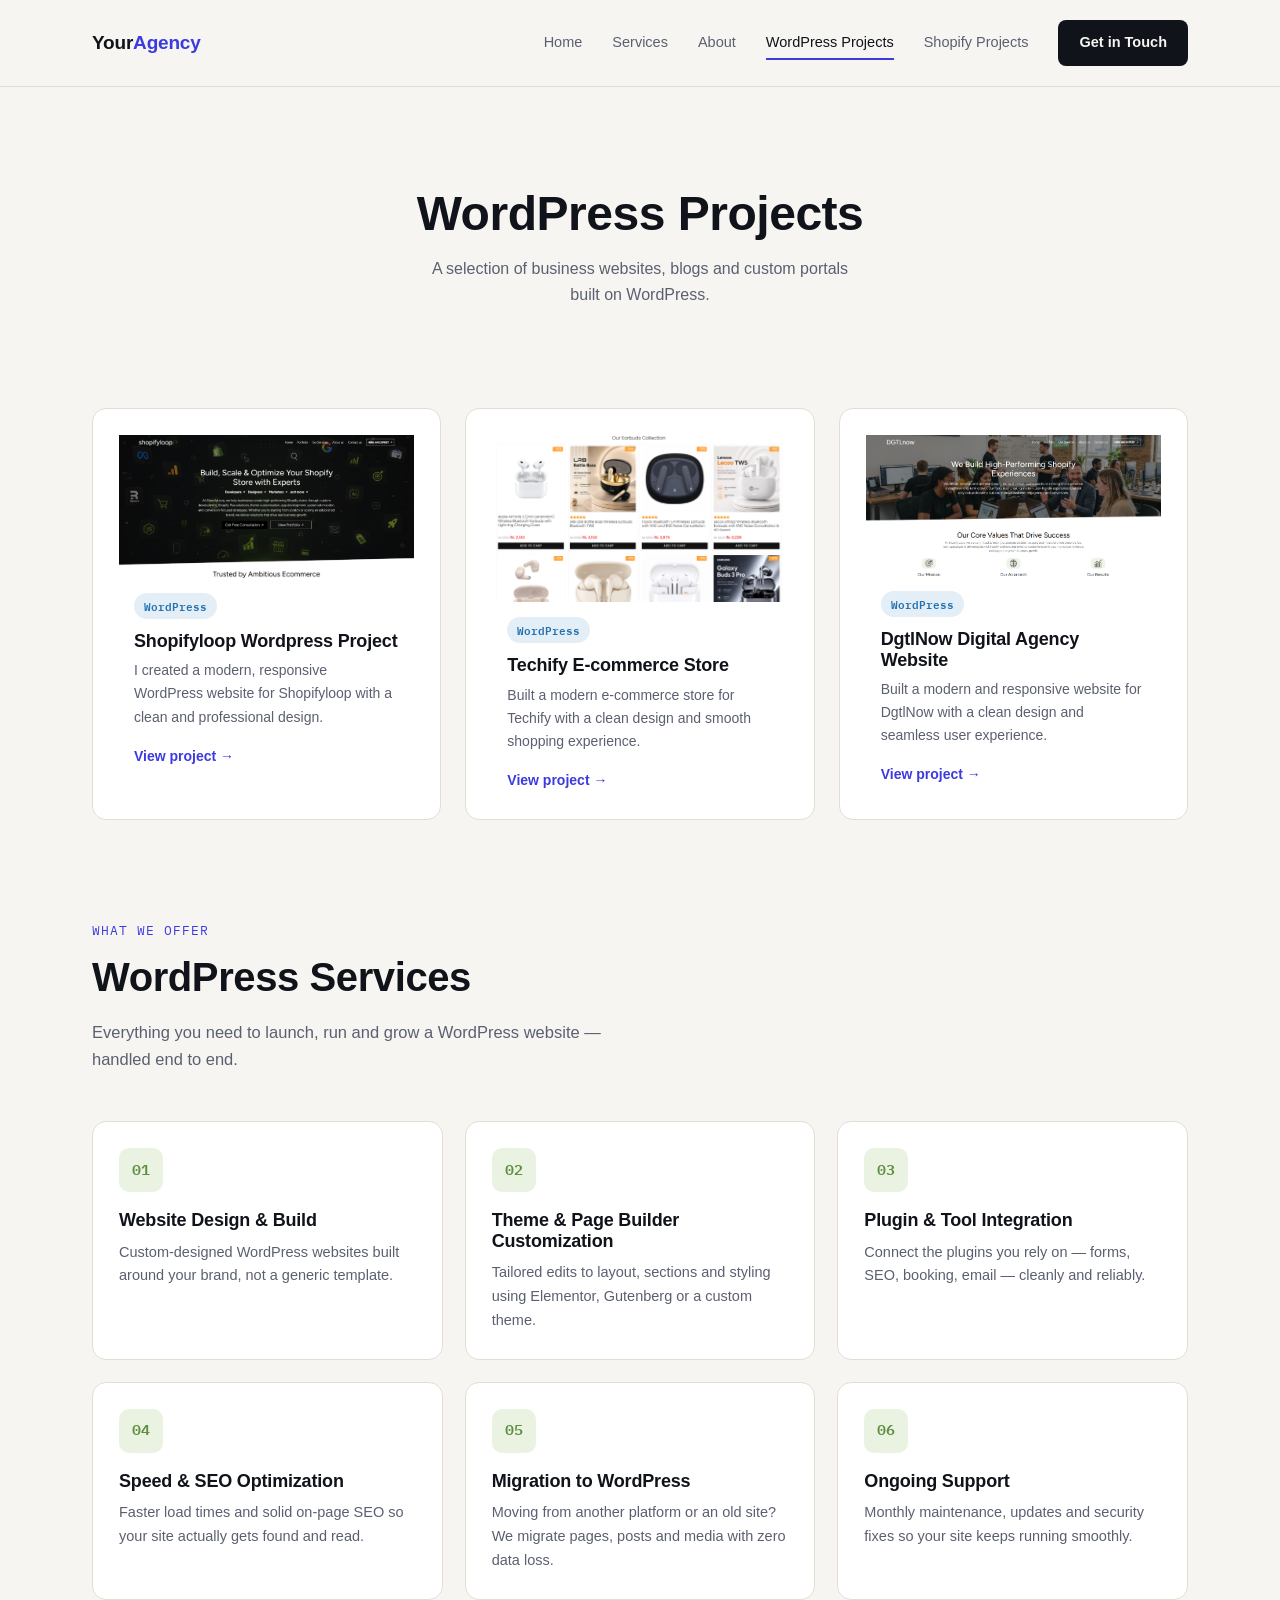
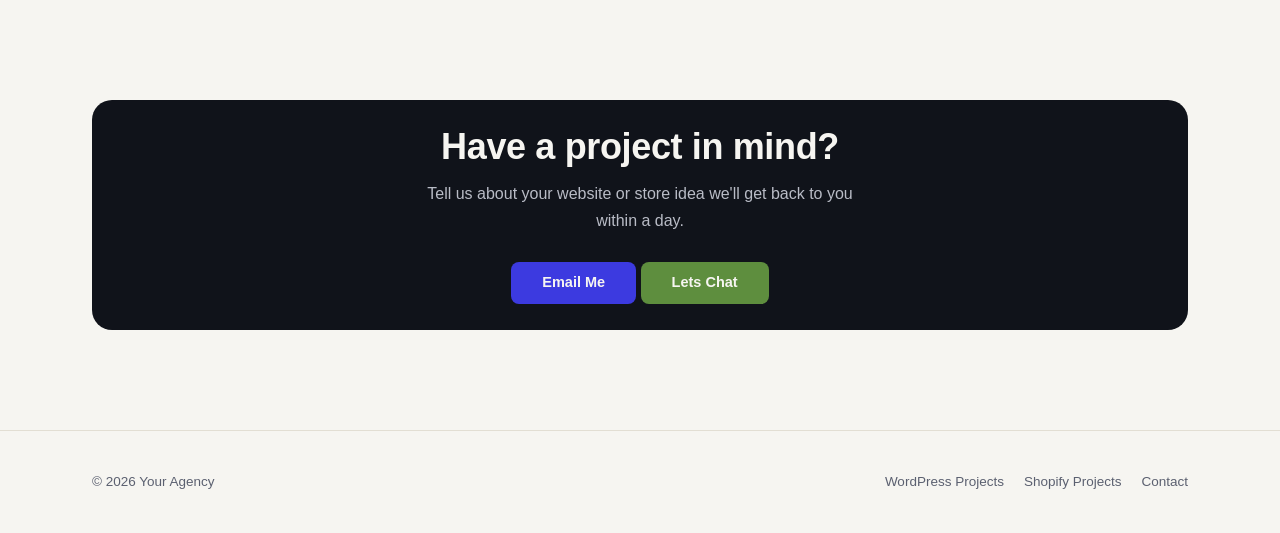
<file: wordpress-projects.html>
<!DOCTYPE html>
<html lang="en">
<head>
<meta charset="UTF-8">
<meta name="viewport" content="width=device-width, initial-scale=1.0">
<title>WordPress Projects — Your Agency</title>
<meta name="description" content="A showcase of WordPress websites we've designed and built.">
<link rel="stylesheet" href="style.css">
</head>
<body>

<header class="site-nav">
  <div class="wrap">
    <a href="index.html" class="logo">Your<span>Agency</span></a>
    <nav class="nav-links" id="navLinks">
      <a href="index.html">Home</a>
      <a href="services.html">Services</a>
      <a href="about.html">About</a>
      <a href="wordpress-projects.html" class="active">WordPress Projects</a>
      <a href="shopify-projects.html">Shopify Projects</a>
      <a href="index.html#contact" class="btn btn-primary" style="padding:10px 20px;">Get in Touch</a>
    </nav>
    <button class="nav-toggle" id="navToggle" aria-label="Toggle menu">☰</button>
  </div>
</header>

<section class="page-hero">
  <div class="wrap">
    <h1>WordPress Projects</h1>
    <p>A selection of business websites, blogs and custom portals built on WordPress.</p>
  </div>
</section>

<section class="tight">
  <div class="wrap">
    <div class="project-grid">

      <div class="project-card reveal">
        <div class="project-thumb wp"><img src="Screenshot 2026-08-29 154026.png" alt=""></div>
        <div class="project-info">
          <span class="p-tag wp">WordPress</span>
          <h3>Shopifyloop Wordpress Project</h3>
          <p>I created a modern, responsive WordPress website for Shopifyloop with a clean and professional design.</p>
          <a href="#">View project →</a>
        </div>
      </div>

      <div class="project-card reveal">
        <div class="project-thumb wp"><img src="Screenshot 2026-08-29 155623.png" alt=""></div>
        <div class="project-info">
          <span class="p-tag wp">WordPress</span>
          <h3>Techify E-commerce Store</h3>
          <p>Built a modern e-commerce store for Techify with a clean design and smooth shopping experience.</p>
          <a href="#">View project →</a>
        </div>
      </div>

      <div class="project-card reveal">
        <div class="project-thumb wp"><img src="Screenshot 2026-08-29 160811.png" alt=""></div>
        <div class="project-info">
          <span class="p-tag wp">WordPress</span>
          <h3>DgtlNow Digital Agency Website</h3>
          <p>Built a modern and responsive website for DgtlNow with a clean design and seamless user experience.</p>
          <a href="#">View project →</a>
        </div>
      </div>

      

    </div>
  </div>
</section>

 <!-- WORDPRESS SERVICES -->
  <section class="services wp-services" id="wp-services">
    <div class="wrap">
      <div class="eyebrow">what we offer</div>
      <h2 class="section-title">WordPress Services</h2>
      <p class="section-lede">Everything you need to launch, run and grow a WordPress website — handled end to end.</p>
      <div class="service-grid">
        <div class="service-card wp-card reveal">
          <div class="service-icon">01</div>
          <h3>Website Design &amp; Build</h3>
          <p>Custom-designed WordPress websites built around your brand, not a generic template.</p>
        </div>
        <div class="service-card wp-card reveal">
          <div class="service-icon">02</div>
          <h3>Theme &amp; Page Builder Customization</h3>
          <p>Tailored edits to layout, sections and styling using Elementor, Gutenberg or a custom theme.</p>
        </div>
        <div class="service-card wp-card reveal">
          <div class="service-icon">03</div>
          <h3>Plugin &amp; Tool Integration</h3>
          <p>Connect the plugins you rely on — forms, SEO, booking, email — cleanly and reliably.</p>
        </div>
        <div class="service-card wp-card reveal">
          <div class="service-icon">04</div>
          <h3>Speed &amp; SEO Optimization</h3>
          <p>Faster load times and solid on-page SEO so your site actually gets found and read.</p>
        </div>
        <div class="service-card wp-card reveal">
          <div class="service-icon">05</div>
          <h3>Migration to WordPress</h3>
          <p>Moving from another platform or an old site? We migrate pages, posts and media with zero data loss.</p>
        </div>
        <div class="service-card wp-card reveal">
          <div class="service-icon">06</div>
          <h3>Ongoing Support</h3>
          <p>Monthly maintenance, updates and security fixes so your site keeps running smoothly.</p>
        </div>
      </div>
    </div>
  </section>


<!-- CTA / CONTACT -->
  <section class="contact-cta" id="contact">
    <div class="wrap">
      <div class="cta-banner reveal">
        <h2>Have a project in mind?</h2>
        <p>Tell us about your website or store idea we'll get back to you within a day.</p>
       <a href="mailto:hamza.dev484@gmail.com" class="btn btn-primary">
          Email Me
        </a>
        <a href="https://wa.me/923289880708?text=Hi%2C%20I%20would%20like%20to%20discuss%20a%20project%20with%20you."
          class="btn btn-1">
          Lets Chat
        </a>
      </div>
    </div>
  </section>

<footer>
  <div class="wrap">
    <span>© <span id="year"></span> Your Agency</span>
    <div class="foot-links">
      <a href="wordpress-projects.html">WordPress Projects</a>
      <a href="shopify-projects.html">Shopify Projects</a>
      <a href="mailto:hello@youragency.com">Contact</a>
    </div>
  </div>
</footer>

<script src="script.js"></script>
</body>
</html>
</file>
<file: style.css>
/* ==========================================================================
   Agency Portfolio — design system
   Palette: warm paper + ink + indigo accent, WP-blue / Shopify-green tags
   ========================================================================== */

@import url('https://fonts.googleapis.com/css2?family=Sora:wght@400;500;600;700;800&family=Inter:wght@400;500;600&family=IBM+Plex+Mono:wght@500&display=swap');

:root {
  --paper: #f6f5f1;
  --paper-dim: #edeae2;
  --ink: #10131a;
  --ink-soft: #5b6070;
  --line: #e2ded3;
  --accent: #3c3ae0;
  --accent-dark: #2d2bb0;
  --accent-soft: #e8e7fb;
  --wp: #2271b1;
  --wp-soft: #e4eef6;
  --shopify: #5e8e3e;
  --shopify-soft: #eaf3e2;

  --font-display: Arial, sans-serif;
  --font-body: Arial, sans-serif;
  --font-mono: 'IBM Plex Mono', monospace;

  --max-w: 1160px;
}

* {
  box-sizing: border-box;
  margin: 0;
  padding: 0;
}

html {
  scroll-behavior: smooth;
}

body {
  background: var(--paper);
  color: var(--ink);
  font-family: var(--font-body);
  font-size: 16px;
  line-height: 1.65;
  -webkit-font-smoothing: antialiased;
}

a {
  color: inherit;
  text-decoration: none;
}

ul {
  list-style: none;
}

img {
  max-width: 100%;
  display: block;
}

.wrap {
  max-width: var(--max-w);
  margin: 0 auto;
  padding: 0 32px;
}

section {
  margin: 100px 0;
}



.eyebrow {
  font-family: var(--font-mono);
  font-size: 12.5px;
  text-transform: uppercase;
  letter-spacing: 0.08em;
  color: var(--accent);
  display: flex;
  align-items: center;
  gap: 10px;
  margin-bottom: 14px;
}

.eyebrow::before {
  width: 20px;
  height: 2px;
  background: var(--accent);
}

h1,
h2,
h3,
h4 {
  font-family: var(--font-display);
  font-weight: 700;
  line-height: 1.14;
  letter-spacing: -0.01em;
}

h2.section-title {
  font-size: clamp(28px, 3.4vw, 40px);
  margin-bottom: 18px;
}

p.section-lede {
  color: var(--ink-soft);
  max-width: 56ch;
  margin-bottom: 48px;
  font-size: 16.5px;
}

/* Buttons ------------------------------------------------------------- */
.btn {
  display: inline-flex;
  align-items: center;
  gap: 8px;
  font-family: var(--font-display);
  font-weight: 600;
  font-size: 14.5px;
  padding: 8px 30px;
  border-radius: 8px;
  cursor: pointer;
  border: 1px solid transparent;
  transition: transform .15s ease, background .15s ease, box-shadow .15s ease;
}

.btn-primary {
  background: var(--ink) ;
  color: var(--paper) !important;
}

.btn-primary:hover {
  background: var(--accent);
  transform: translateY(-2px);
  box-shadow: 0 10px 24px -10px rgba(60, 58, 224, 0.5);
}

.btn-ghost {
  background: transparent;
  color: var(--ink);
  border-color: var(--line);
}

.btn-ghost:hover {
  border-color: var(--ink);
  transform: translateY(-2px);
}

/* Nav ------------------------------------------------------------------ */
header.site-nav {
  position: relative;
  top: 0;
  z-index: 50;
  background: rgba(246, 245, 241, 0.88);
  backdrop-filter: blur(10px);
  border-bottom: 1px solid var(--line);
}

.site-nav .wrap {
  display: flex;
  align-items: center;
  justify-content: space-between;
  padding: 20px 32px;
}

.logo {
  font-family: var(--font-display);
  font-weight: 800;
  font-size: 19px;
  letter-spacing: -0.01em;
}

.logo span {
  color: var(--accent);
}

.nav-links {
  display: flex;
  align-items: center;
  gap: 30px;
  font-size: 14.5px;
  font-weight: 500;
}

.nav-links a {
  position: relative;
  color: var(--ink-soft);
  transition: color .15s ease;
}

.nav-links a::after {
  content: '';
  position: absolute;
  left: 0;
  bottom: -5px;
  width: 0;
  height: 2px;
  background: var(--accent);
  transition: width .2s ease;
}

.nav-links a:hover,
.nav-links a.active {
  color: var(--ink);
}

.nav-links a:hover::after,
.nav-links a.active::after {
  width: 100%;
}

.nav-toggle {
  display: none;
  background: none;
  border: none;
  font-size: 22px;
  cursor: pointer;
}

@media (max-width: 880px) {
  .nav-links {
    display: none;
  }

  .nav-toggle {
    display: block;
  }

  .nav-links.open {
    display: flex;
    flex-direction: column;
    align-items: flex-start;
    gap: 18px;
    position: absolute;
    top: 100%;
    left: 0;
    right: 0;
    background: var(--paper);
    padding: 24px 32px;
    border-bottom: 1px solid var(--line);
  }
}

/* Hero ------------------------------------------------------------------ */
.hero {
  
  overflow: hidden;
}

.hero .wrap {
  display: grid;
  grid-template-columns: 1fr;
  gap: 28px;
  text-align: center;
  justify-items: center;
}

.hero h1 {
  font-size: clamp(38px, 6vw, 64px);
  max-width: 22ch;
}

.hero h1 .hl {
  color: var(--accent);
}

.hero p.lede {
  font-size: 18.5px;
  color: var(--ink-soft);
  max-width: 52ch;
}

.hero .cta-row {
  display: flex;
  gap: 14px;
  flex-wrap: wrap;
  justify-content: center;
  margin-top: 6px;
}

.hero .badges {
  display: flex;
  gap: 12px;
  margin-top: 18px;
  flex-wrap: wrap;
  justify-content: center;
}

.plat-badge {
  font-family: var(--font-mono);
  font-size: 12.5px;
  padding: 7px 14px;
  border-radius: 20px;
  border: 1px solid var(--line);
  display: flex;
  align-items: center;
  gap: 8px;
}

.plat-badge .dot {
  width: 8px;
  height: 8px;
  border-radius: 50%;
}

.plat-badge.wp .dot {
  background: var(--wp);
}

.plat-badge.shopify .dot {
  background: var(--shopify);
}

/* Trusted / logo strip --------------------------------------------------- */
.trusted {
  border-top: 1px solid var(--line);
  border-bottom: 1px solid var(--line);
  background: var(--paper-dim);
}

.trusted .label {
  text-align: center;
  font-family: var(--font-mono);
  font-size: 12px;
  color: var(--ink-soft);
  text-transform: uppercase;
  letter-spacing: 0.08em;
  margin-bottom: 28px;
}

.logo-row {
  display: flex;
  flex-wrap: wrap;
  justify-content: center;
  gap: 44px;
}

.logo-row .client {
  font-family: var(--font-display);
  font-weight: 700;
  font-size: 19px;
  color: var(--ink-soft);
  opacity: 0.65;
  transition: opacity .15s ease;
}

.logo-row .client:hover {
  opacity: 1;
}

/* Impact / stats ---------------------------------------------------------*/
.impact-grid {
  display: grid;
  grid-template-columns: repeat(4, 1fr);
  gap: 24px;
}

.impact-card {
  background: var(--paper-dim);
  border: 1px solid var(--line);
  border-radius: 14px;
  text-align: center;
}

.impact-card b {
  font-family: var(--font-display);
  font-size: 40px;
  display: block;
  color: var(--accent);
  margin-bottom: 6px;
}

.impact-card span {
  font-size: 13.5px;
  color: var(--ink-soft);
}

@media (max-width: 880px) {
  .impact-grid {
    grid-template-columns: repeat(2, 1fr);
  }
}

/* Services (Shopify Services) --------------------------------------------*/
.service-grid {
  display: grid;
  grid-template-columns: repeat(3, 1fr);
  gap: 22px;
}

.service-card {
  background: #fff;
  border: 1px solid var(--line);
  border-radius: 14px;
  padding: 30px 26px;
  transition: transform .18s ease, box-shadow .18s ease, border-color .18s ease;
}

.service-card:hover {
  transform: translateY(-4px);
  box-shadow: 0 20px 40px -22px rgba(16, 19, 26, 0.22);
  border-color: var(--shopify);
}

.service-icon {
  width: 44px;
  height: 44px;
  border-radius: 10px;
  background: var(--shopify-soft);
  color: var(--shopify);
  display: flex;
  align-items: center;
  justify-content: center;
  font-family: var(--font-mono);
  font-weight: 600;
  font-size: 15px;
  margin-bottom: 18px;
}

.service-card h3 {
  font-size: 18px;
  margin-bottom: 10px;
}

.service-card p {
  color: var(--ink-soft);
  font-size: 14.5px;
}

@media (max-width: 880px) {
  .service-grid {
    grid-template-columns: 1fr 1fr;
  }
}

@media (max-width: 560px) {
  .service-grid {
    grid-template-columns: 1fr;
  }
}

/* About ------------------------------------------------------------------*/
.about .wrap {
  display: grid;
  grid-template-columns: 0.95fr 1.05fr;
  gap: 60px;
  align-items: center;
}

.about-visual {
  aspect-ratio: 4/3;
  border-radius: 18px;
  background: linear-gradient(135deg, var(--accent-soft), var(--paper-dim));
  display: flex;
  align-items: center;
  justify-content: center;
  font-family: var(--font-mono);
  color: var(--accent);
  font-size: 14px;
  text-align: center;
  padding: 20px;
}

.about-copy p {
  color: var(--ink-soft);
  margin-bottom: 16px;
  max-width: 56ch;
}

.value-list {
  margin-top: 22px;
  display: flex;
  flex-direction: column;
  gap: 14px;
}

.value-list li {
  display: flex;
  gap: 12px;
  align-items: flex-start;
  font-size: 14.5px;
  color: var(--ink-soft);
}


@media (max-width: 880px) {
  .about .wrap {
    grid-template-columns: 1fr;
  }
}

/* Portfolio split tiles ----------------------------------------------------*/
.portfolio-split {
  display: grid;
  grid-template-columns: 1fr 1fr;
  gap: 24px;
}

.split-tile {
  position: relative;
  border-radius: 18px;
  padding: 44px 36px;
  min-height: 260px;
  display: flex;
  flex-direction: column;
  justify-content: center;
  overflow: hidden;
  transition: transform .2s ease, box-shadow .2s ease;
  border: 1px solid var(--line);
}

.split-tile:hover {
  transform: translateY(-6px);
  box-shadow: 0 26px 50px -24px rgba(16, 19, 26, 0.28);
}

.split-tile.wp-tile {
  background: linear-gradient(160deg, var(--wp-soft), var(--paper));
}

.split-tile.shopify-tile {
  background: linear-gradient(160deg, var(--shopify-soft), var(--paper));
}

.split-tile .tile-tag {
  font-family: var(--font-mono);
  font-size: 12px;
  padding: 5px 12px;
  border-radius: 20px;
  width: fit-content;
  margin-bottom: 16px;
  font-weight: 600;
}

.wp-tile .tile-tag {
  background: var(--wp);
  color: #fff;
}

.shopify-tile .tile-tag {
  background: var(--shopify);
  color: #fff;
}

.split-tile h3 {
  font-size: 26px;
  margin-bottom: 8px;
}

.split-tile p {
  color: var(--ink-soft);
  font-size: 14.5px;
  margin-bottom: 18px;
  max-width: 34ch;
}

.split-tile .tile-link {
  font-family: var(--font-display);
  font-weight: 600;
  font-size: 14.5px;
  display: inline-flex;
  align-items: center;
  gap: 6px;
}

.split-tile .tile-link .arrow {
  transition: transform .15s ease;
}

.split-tile:hover .tile-link .arrow {
  transform: translateX(4px);
}

@media (max-width: 880px) {
  .portfolio-split {
    grid-template-columns: 1fr;
  }
}

/* Project gallery pages (wordpress-projects.html / shopify-projects.html) */
.page-hero {
  text-align: center;
}

.page-hero .eyebrow {
  justify-content: center;
}

.page-hero h1 {
  font-size: clamp(32px, 5vw, 48px);
  margin-bottom: 14px;
}

.page-hero p {
  color: var(--ink-soft);
  max-width: 50ch;
  margin: 0 auto;
}

.project-grid {
  display: grid;
  grid-template-columns: repeat(3, 1fr);
  gap: 24px;
}

.project-card {
  background: #fff;
  border: 1px solid var(--line);
  border-radius: 14px;
  overflow: hidden;
  transition: transform .18s ease, box-shadow .18s ease;
}

.project-card:hover {
  transform: translateY(-4px);
  box-shadow: 0 20px 40px -22px rgba(16, 19, 26, 0.22);
}

.project-thumb {
  aspect-ratio: 4/1;
  display: flex;
  align-items: center;
  justify-content: center;
  font-family: var(--font-mono);
  font-size: 13px;
}

.project-thumb.wp {
  background: var(--wp-soft);
  color: var(--wp);
}

.project-thumb.shopify {
  background: var(--shopify-soft);
  color: var(--shopify);
}

.project-info {
  padding: 15px 15px 0px;
}

.project-info .p-tag {
  font-family: var(--font-mono);
  font-size: 11px;
  padding: 4px 10px;
  border-radius: 20px;
  display: inline-block;
  margin-bottom: 12px;
  font-weight: 600;
}

.project-thumb.wp~.project-info .p-tag,
.project-info .p-tag.wp {
  background: var(--wp-soft);
  color: var(--wp);
}

.project-info .p-tag.shopify {
  background: var(--shopify-soft);
  color: var(--shopify);
}

.project-info h3 {
  font-size: 18px;
  margin-bottom: 8px;
}

.project-info p {
  color: var(--ink-soft);
  font-size: 14px;
  margin-bottom: 14px;
}

.project-info a {
  font-family: var(--font-display);
  font-weight: 600;
  font-size: 14px;
  color: var(--accent);
}

@media (max-width: 880px) {
  .project-grid {
    grid-template-columns: 1fr 1fr;
  }
}

@media (max-width: 560px) {
  .project-grid {
    grid-template-columns: 1fr;
  }
}

/* CTA banner --------------------------------------------------------------*/
.cta-banner {
  background: var(--ink);
  color: var(--paper);
  border-radius: 20px;
  padding: 60px 48px;
  text-align: center;
}

.cta-banner h2 {
  font-size: clamp(26px, 3.6vw, 36px);
  margin-bottom: 14px;
}

.cta-banner p {
  color: #b9bcc6;
  max-width: 48ch;
  margin: 0 auto 28px;
}

.cta-banner .btn-primary {
  background: var(--accent);
}

.cta-banner .btn-primary:hover {
  background: #5654f0;
}
.btn-1 {
  background-color: #5e8e3e;
}

/* Footer -------------------------------------------------------------------*/
footer {
  border-top: 1px solid var(--line);
  padding: 40px 0;
}

footer .wrap {
  display: flex;
  justify-content: space-between;
  align-items: center;
  flex-wrap: wrap;
  gap: 14px;
  font-size: 13.5px;
  color: var(--ink-soft);
}

footer .foot-links {
  display: flex;
  gap: 20px;
}

footer .foot-links a:hover {
  color: var(--ink);
}

/* Reveal on scroll ----------------------------------------------------------*/
.reveal {
  opacity: 0;
  transform: translateY(18px);
  transition: opacity .6s ease, transform .6s ease;
  padding: 26px;
}

.reveal.in {
  opacity: 1;
  transform: translateY(0);
}

a:focus-visible,
button:focus-visible {
  outline: 2px solid var(--accent);
  outline-offset: 2px;
}

@media (prefers-reduced-motion: reduce) {
  * {
    animation: none !important;
    transition: none !important;
  }
}
</file>
